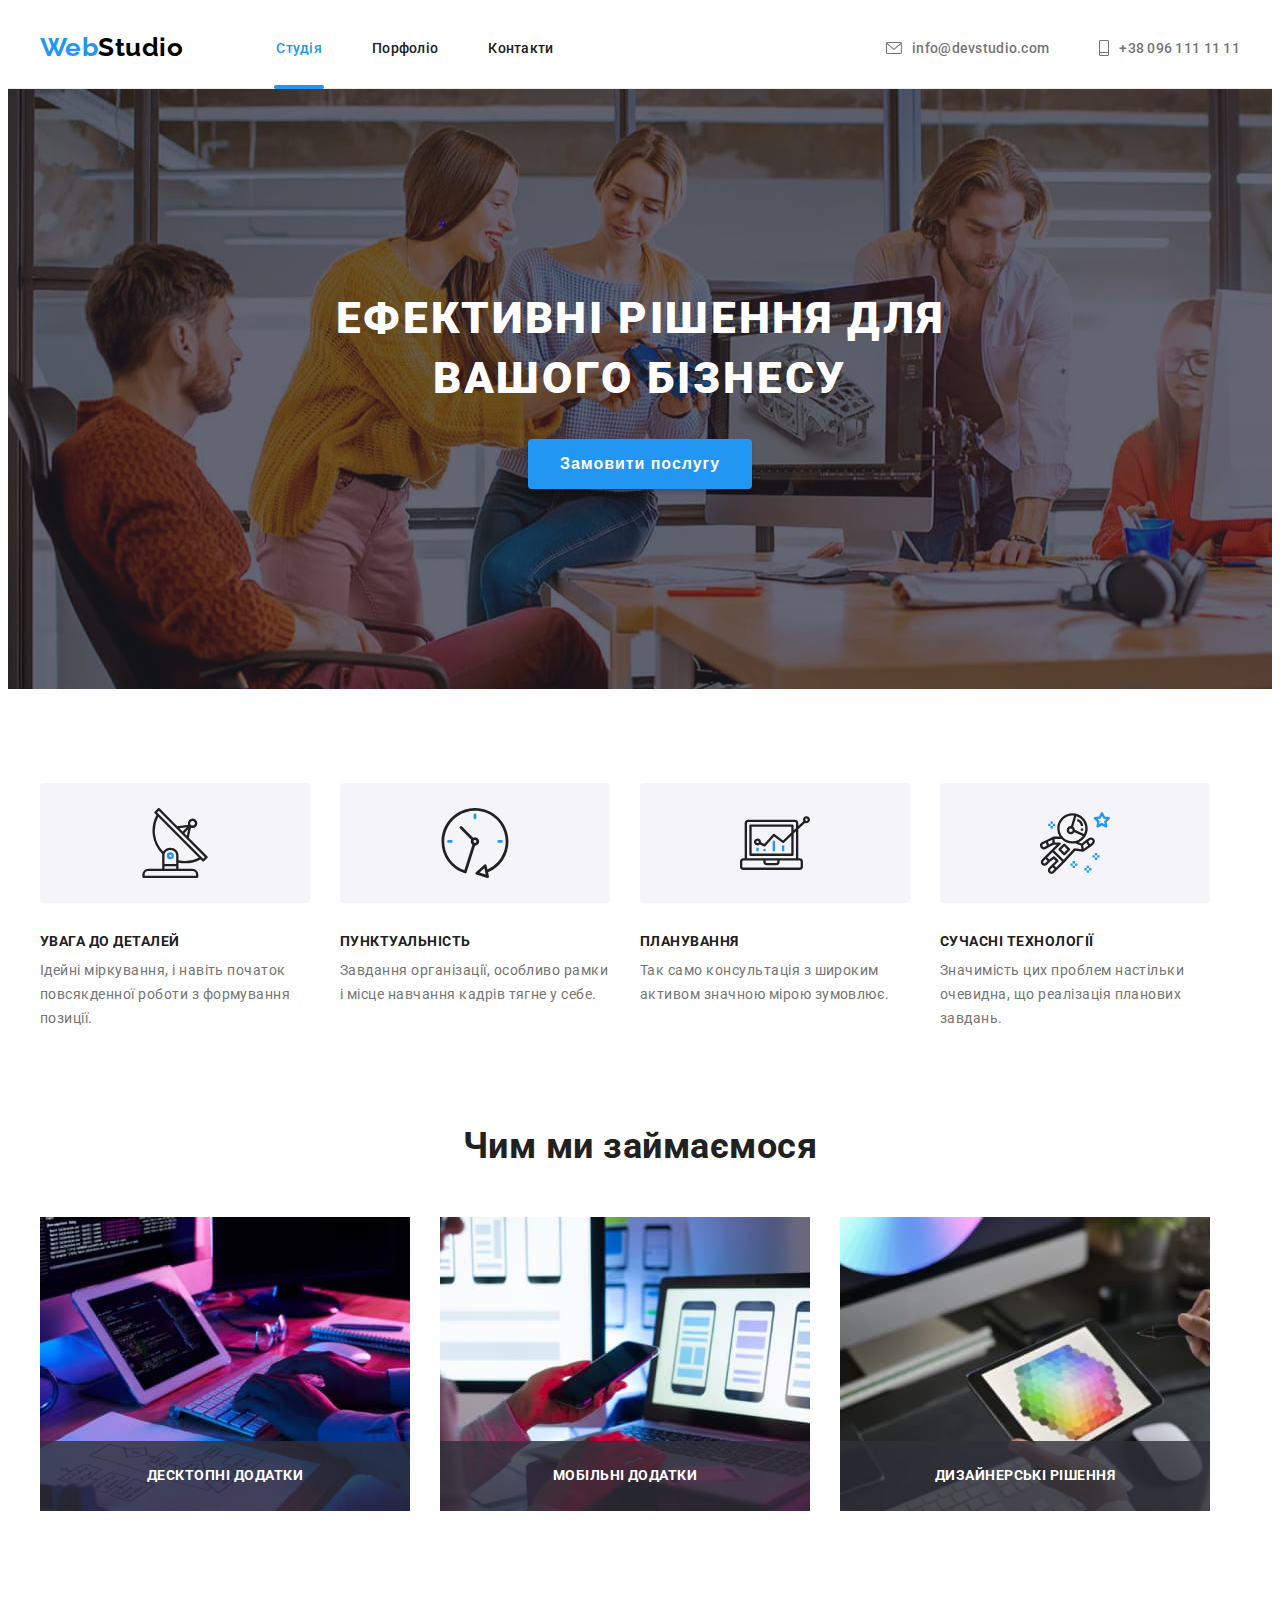
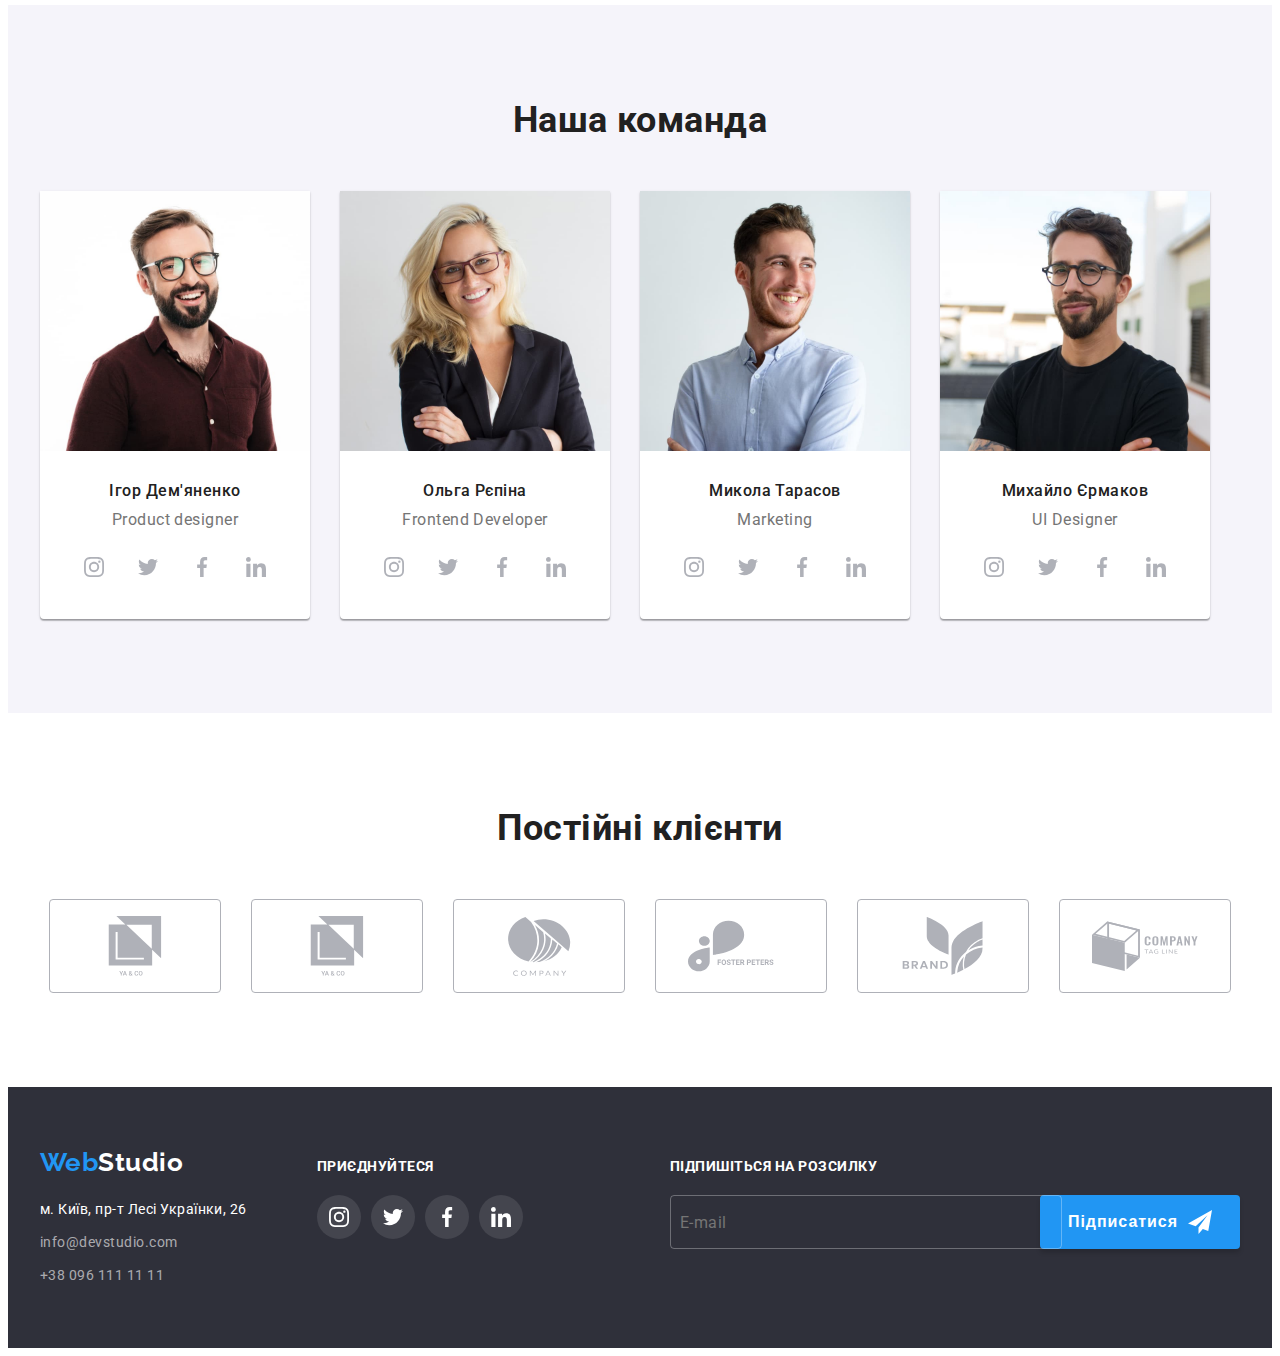
<file: index.html>
<!DOCTYPE html>
<html lang="uk">
	<head>
		<meta charset="UTF-8" />
		<meta http-equiv="X-UA-Compatible" content="IE=edge" />
		<meta name="viewport" content="width=device-width, initial-scale=1.0" />
		<title>Студія</title>
		<link rel="preconnect" href="https://fonts.googleapis.com" />
		<link rel="preconnect" href="https://fonts.gstatic.com" crossorigin />
		<link
			href="https://fonts.googleapis.com/css2?family=Raleway:wght@700&family=Roboto:wght@400;500;700;900&display=swap"
			rel="stylesheet"
		/>
		<link
			rel="stylesheet"
			href="https://cdnjs.cloudflare.com/ajax/libs/modern-normalize/1.1.0/modern-normalize.min.css"
			integrity="sha512-wpPYUAdjBVSE4KJnH1VR1HeZfpl1ub8YT/NKx4PuQ5NmX2tKuGu6U/JRp5y+Y8XG2tV+wKQpNHVUX03MfMFn9Q=="
			crossorigin="anonymous"
			referrerpolicy="no-referrer"
		/>
		<link rel="stylesheet" href="./css/styles.css" />
	</head>

	<body>
		<!--Header-->
		<header class="header">
			<div class="container header-container">
				<nav class="header-nav">
					<a href="#" lang="en" class="logo link">
						Web<span class="header-logo-part">Studio</span>
					</a>
					<ul class="header-list header-nav-list list">
						<li class="header-item"><a href="./index.html" class="header-link link current">Студія</a></li>
						<li class="header-item"><a href="./portfolio.html" class="header-link link">Порфоліо</a></li>
						<li class="header-item"><a href="#" class="header-link link">Контакти</a></li>
					</ul>
				</nav>
				<ul class="header-list header-contacts list">
					<li class="header-item">
						<a href="mailto:info@devstudio.com" class="header-link link" rel="«noopener noreferrer»">
							<svg class="envelope icon" width="16" height="12">
								<use href="./img/symbol-defs.svg#envelope"></use>
							</svg>
							info@devstudio.com
						</a>
					</li>
					<li class="header-item">
						<a href="tel:+380961111111" class="header-link link" rel="«noopener noreferrer»">
							<svg class="smartphone icon" width="10" height="16">
								<use href="./img/symbol-defs.svg#smartphone"></use>
							</svg>
							+38 096 111 11 11
						</a>
					</li>
				</ul>
			</div>
		</header>
		<!--Main-->
		<main>
			<!-- hero -->
			<section class="hero">
				<div class="container hero-container">
					<h1 class="hero-title">Ефективні рішення для вашого бізнесу</h1>
					<button type="button" data-modal-open>Замовити послугу</button>
				</div>
			</section>
			<!--Наші плюси-->
			<section class="advantage section-container">
				<div class="container">
					<h2 class="section-title visually-hidden">Наші плюси</h2>
					<ul class="advantage-list list">
						<li class="advantage-item">
							<div class="advantage-icon">
								<svg class="antenna icon" width="70" height="70">
									<use href="./img/symbol-defs.svg#antenna"></use>
								</svg>
							</div>
							<h3>УВАГА ДО ДЕТАЛЕЙ</h3>
							<p>Ідейні міркування, і навіть початок повсякденної роботи з формування позиції.</p>
						</li>
						<li class="advantage-item">
							<div class="advantage-icon">
								<svg class="clock icon" width="70" height="70">
									<use href="./img/symbol-defs.svg#clock"></use>
								</svg>
							</div>
							<h3>ПУНКТУАЛЬНІСТЬ</h3>
							<p>Завдання організації, особливо рамки і місце навчання кадрів тягне у себе.</p>
						</li>
						<li class="advantage-item">
							<div class="advantage-icon">
								<svg class="diagram icon" width="70" height="70">
									<use href="./img/symbol-defs.svg#diagram"></use>
								</svg>
							</div>
							<h3>ПЛАНУВАННЯ</h3>
							<p>Так само консультація з широким активом значною мірою зумовлює.</p>
						</li>
						<li class="advantage-item">
							<div class="advantage-icon">
								<svg class="astronaut icon" width="70" height="70">
									<use href="./img/symbol-defs.svg#astronaut"></use>
								</svg>
							</div>
							<h3>СУЧАСНІ ТЕХНОЛОГІЇ</h3>
							<p>Значимість цих проблем настільки очевидна, що реалізація планових завдань.</p>
						</li>
					</ul>
				</div>
			</section>
			<!--Чим ми займаємося-->
			<section class="works section-container">
				<div class="container">
					<h2 class="section-title">Чим ми займаємося</h2>
					<ul class="works-list list">
						<li class="item">
							<img src="./img/desktop-apps.jpg" alt="Створення десктопного додатку" width="370" />
							<div class="work-label">
								<p class="text">Десктопні додатки</p>
							</div>
						</li>
						<li class="item">
							<img src="./img/mobile-apps.jpg" alt="Створення мобільного додатку" width="370" />
							<div class="work-label">
								<p class="text">Мобільні додатки</p>
							</div>
						</li>
						<li class="item">
							<img src="./img/design-solutions.jpg" alt="Створення дизайну" width="370" />
							<div class="work-label">
								<p class="text">Дизайнерські рішення</p>
							</div>
						</li>
					</ul>
				</div>
			</section>
			<!--Наша команда-->
			<section class="team section-container">
				<div class="container">
					<h2 class="section-title">Наша команда</h2>
					<ul class="team-list list">
						<li class="item">
							<img src="./img/product-designer.jpg" alt="Ігор Дем'яненко" width="270" />
							<div class="team-label">
								<h3 class="team-title">Ігор Дем'яненко</h3>
								<p class="team-text" lang="en">Product designer</p>
								<ul class="list">
									<li class="item">
										<a class="link" href="#" target="«_blank»" rel="«noopener noreferrer»">
											<svg class="icon socials" width="20" height="20">
												<use href="./img/symbol-defs.svg#instagram"></use>
											</svg>
										</a>
									</li>
									<li class="item">
										<a class="link" href="#" target="«_blank»" rel="«noopener noreferrer»">
											<svg class="icon socials" width="20" height="20">
												<use href="./img/symbol-defs.svg#twitter"></use>
											</svg>
										</a>
									</li>
									<li class="item">
										<a class="link" href="#" target="«_blank»" rel="«noopener noreferrer»">
											<svg class="icon socials" width="20" height="20">
												<use href="./img/symbol-defs.svg#facebook"></use>
											</svg>
										</a>
									</li>
									<li class="item">
										<a class="link" href="#" target="«_blank»" rel="«noopener noreferrer»">
											<svg class="icon socials" width="20" height="20">
												<use href="./img/symbol-defs.svg#linkedin"></use>
											</svg>
										</a>
									</li>
								</ul>
							</div>
						</li>
						<li class="item">
							<img src="./img/frontend-developer.jpg" alt="Ольга Рєпіна" width="270" />
							<div class="team-label">
								<h3 class="team-title">Ольга Рєпіна</h3>
								<p class="team-text" lang="en">Frontend Developer</p>
								<ul class="list">
									<li class="item">
										<a class="link" href="#" target="«_blank»" rel="«noopener noreferrer»">
											<svg class="icon socials" width="20" height="20">
												<use href="./img/symbol-defs.svg#instagram"></use>
											</svg>
										</a>
									</li>
									<li class="item">
										<a class="link" href="#" target="«_blank»" rel="«noopener noreferrer»">
											<svg class="icon socials" width="20" height="20">
												<use href="./img/symbol-defs.svg#twitter"></use>
											</svg>
										</a>
									</li>
									<li class="item">
										<a class="link" href="#" target="«_blank»" rel="«noopener noreferrer»">
											<svg class="icon socials" width="20" height="20">
												<use href="./img/symbol-defs.svg#facebook"></use>
											</svg>
										</a>
									</li>
									<li class="item">
										<a class="link" href="#" target="«_blank»" rel="«noopener noreferrer»">
											<svg class="icon socials" width="20" height="20">
												<use href="./img/symbol-defs.svg#linkedin"></use>
											</svg>
										</a>
									</li>
								</ul>
							</div>
						</li>
						<li class="item">
							<img src="./img/marketing.jpg" alt="Микола Тарасов" width="270" />
							<div class="team-label">
								<h3 class="team-title">Микола Тарасов</h3>
								<p class="team-text" lang="en">Marketing</p>
								<ul class="list">
									<li class="item">
										<a class="link" href="#" target="«_blank»" rel="«noopener noreferrer»">
											<svg class="icon socials" width="20" height="20">
												<use href="./img/symbol-defs.svg#instagram"></use>
											</svg>
										</a>
									</li>
									<li class="item">
										<a class="link" href="#" target="«_blank»" rel="«noopener noreferrer»">
											<svg class="icon socials" width="20" height="20">
												<use href="./img/symbol-defs.svg#twitter"></use>
											</svg>
										</a>
									</li>
									<li class="item">
										<a class="link" href="#" target="«_blank»" rel="«noopener noreferrer»">
											<svg class="icon socials" width="20" height="20">
												<use href="./img/symbol-defs.svg#facebook"></use>
											</svg>
										</a>
									</li>
									<li class="item">
										<a class="link" href="#" target="«_blank»" rel="«noopener noreferrer»">
											<svg class="icon socials" width="20" height="20">
												<use href="./img/symbol-defs.svg#linkedin"></use>
											</svg>
										</a>
									</li>
								</ul>
							</div>
						</li>
						<li class="item">
							<img src="./img/ui-designer.jpg" alt="Михайло Єрмаков" width="270" />
							<div class="team-label">
								<h3 class="team-title">Михайло Єрмаков</h3>
								<p class="team-text" lang="en">UI Designer</p>
								<ul class="list">
									<li class="item">
										<a class="link" href="#" target="«_blank»" rel="«noopener noreferrer»">
											<svg class="icon socials" width="20" height="20">
												<use href="./img/symbol-defs.svg#instagram"></use>
											</svg>
										</a>
									</li>
									<li class="item">
										<a class="link" href="#" target="«_blank»" rel="«noopener noreferrer»">
											<svg class="icon socials" width="20" height="20">
												<use href="./img/symbol-defs.svg#twitter"></use>
											</svg>
										</a>
									</li>
									<li class="item">
										<a class="link" href="#" target="«_blank»" rel="«noopener noreferrer»">
											<svg class="icon socials" width="20" height="20">
												<use href="./img/symbol-defs.svg#facebook"></use>
											</svg>
										</a>
									</li>
									<li class="item">
										<a class="link" href="#" target="«_blank»" rel="«noopener noreferrer»">
											<svg class="icon socials" width="20" height="20">
												<use href="./img/symbol-defs.svg#linkedin"></use>
											</svg>
										</a>
									</li>
								</ul>
							</div>
						</li>
					</ul>
				</div>
			</section>
			<!-- Постійні клієнти -->
			<section class="regular-customers section-container">
				<div class="container">
					<h2 class="section-title">Постійні клієнти</h2>
					<ul class="list">
						<li class="item">
							<a class="link" href="#" target="«_blank»" rel="«noopener noreferrer»">
								<svg class="icon" width="106" height="60">
									<use href="./img/symbol-defs.svg#client1"></use>
								</svg>
							</a>
						</li>
						<li class="item">
							<a class="link" href="#" target="«_blank»" rel="«noopener noreferrer»">
								<svg class="icon" width="106" height="60">
									<use href="./img/symbol-defs.svg#client1"></use>
								</svg>
							</a>
						</li>
						<li class="item">
							<a class="link" href="#" target="«_blank»" rel="«noopener noreferrer»">
								<svg class="icon" width="106" height="60">
									<use href="./img/symbol-defs.svg#client3"></use>
								</svg>
							</a>
						</li>
						<li class="item">
							<a class="link" href="#" target="«_blank»" rel="«noopener noreferrer»">
								<svg class="icon" width="106" height="60">
									<use href="./img/symbol-defs.svg#client4"></use>
								</svg>
							</a>
						</li>
						<li class="item">
							<a class="link" href="#" target="«_blank»" rel="«noopener noreferrer»">
								<svg class="icon" width="106" height="60">
									<use href="./img/symbol-defs.svg#client5"></use>
								</svg>
							</a>
						</li>
						<li class="item">
							<a class="link" href="#" target="«_blank»" rel="«noopener noreferrer»">
								<svg class="icon" width="106" height="60">
									<use href="./img/symbol-defs.svg#client6"></use>
								</svg>
							</a>
						</li>
					</ul>
				</div>
			</section>
		</main>
		<!--footer-->
		<footer class="footer">
			<div class="container footer-container">
				<div>
					<a href="#" lang="en" class="footer-logo logo link">
						Web<span class="footer-logo-part">Studio</span>
					</a>
					<address class="address">
						<p class="address-text address-item">м. Київ, пр-т Лесі Українки, 26</p>
						<a
							href="mailto:info@devstudio.com"
							target="«_blank»"
							rel="«noopener noreferrer»"
							class="address-link link address-item"
						>
							info@devstudio.com
						</a>
						<a
							href="tel:+380961111111"
							target="«_blank»"
							class="address-link link address-item"
							rel="«noopener noreferrer»"
						>
							+38 096 111 11 11
						</a>
					</address>
				</div>
				<section class="subscribe footer-section">
					<h2 class="title">Приєднуйтеся</h2>
					<ul class="list">
						<li class="item">
							<a class="link" href="#" target="«_blank»" rel="«noopener noreferrer»">
								<svg class="icon socials" width="20" height="20">
									<use href="./img/symbol-defs.svg#instagram"></use>
								</svg>
							</a>
						</li>
						<li class="item">
							<a class="link" href="#" target="«_blank»" rel="«noopener noreferrer»">
								<svg class="icon socials" width="20" height="20">
									<use href="./img/symbol-defs.svg#twitter"></use>
								</svg>
							</a>
						</li>
						<li class="item">
							<a class="link" href="#" target="«_blank»" rel="«noopener noreferrer»">
								<svg class="icon socials" width="20" height="20">
									<use href="./img/symbol-defs.svg#facebook"></use>
								</svg>
							</a>
						</li>
						<li class="item">
							<a class="link" href="#" target="«_blank»" rel="«noopener noreferrer»">
								<svg class="icon socials" width="20" height="20">
									<use href="./img/symbol-defs.svg#linkedin"></use>
								</svg>
							</a>
						</li>
					</ul>
				</section>
				<section class="mail-form">
					<form action="mail-wrapper">
						<strong class="title">Підпишіться на розсилку</strong>
						<div class="mail-container">
							<label class="mail-form-label">
								<input class="mail-field" type="email" name="e-mail" placeholder=" " required />
								<span class="mail-label">E-mail</span>
							</label>
							<button class="subscribe-button" type="submit">
								Підписатися
								<svg class="subscribe-icon" width="24" height="24">
									<use href="./img/symbol-defs.svg#send"></use>
								</svg>
							</button>
						</div>
					</form>
				</section>
			</div>
		</footer>
		<!-- Modal window -->
		<div class="backdrop is-hidden" data-modal>
			<div class="modal" data-modal-window>
				<button class="modal-btn" data-modal-close>
					<svg class="modal-icon" width="18" height="18">
						<use href="./img/symbol-defs.svg#close"></use>
					</svg>
				</button>
				<strong class="modal-label">Залиште свої дані, ми вам передзвонимо</strong>

				<form class="modal-form" name="modal_form">
					<div class="modal-form-group" role="group">
						<label class="modal-form-label" for="user_name">Ім'я</label>
						<div class="modal-form-wrapper">
							<input class="modal-form-field" type="text" name="user_name" id="user_name" placeholder=" " />
							<svg class="modal-form-icon" width="18" height="18">
								<use href="./img/symbol-defs.svg#person-m"></use>
							</svg>
						</div>
						<label class="modal-form-label" for="user_phone">Телефон</label>
						<div class="modal-form-wrapper">
							<input class="modal-form-field" type="tel" name="user_phone" id="user_phone" />
							<svg class="modal-form-icon" width="18" height="18">
								<use href="./img/symbol-defs.svg#phone-m"></use>
							</svg>
						</div>
						<label class="modal-form-label" for="user_mail">Пошта</label>
						<div class="modal-form-wrapper">
							<input class="modal-form-field" type="text" name="user_mail" id="user_mail" />
							<svg class="modal-form-icon" width="18" height="18">
								<use href="./img/symbol-defs.svg#email-m"></use>
							</svg>
						</div>
						<label class="modal-form-label" for="user_message">Коментар</label>
						<textarea
							class="modal-form-message"
							name="user_message"
							id="user_message"
							rows="6"
							placeholder="Введіть текст"
						></textarea>
					</div>
					<div class="modal-form-agreement" role="group">
						<div class="modal-checkbox-icon-wrapper">
							<input class="modal-form-checkbox" type="checkbox" id="user_agreement" />
							<svg class="modal-form-agreement-icon" width="16" height="15">
								<use class="uncheck" href="./img/symbol-defs.svg#uncheck"></use>
								<use class="check" href="./img/symbol-defs.svg#check"></use>
							</svg>
						</div>
						<label class="modal-form-agreement-desc" for="user_agreement">
							Погоджуюся з розсилкою та приймаю
							<a class="modal-form-agreement-link" href="#">Умови договору</a>
						</label>
					</div>
					<button class="modal-form-btn btn" type="submit">Відправити</button>
				</form>
			</div>
		</div>
		<!-- js -->
		<script class="modal" src="./js/modal.js"></script>
	</body>
</html>
</file>
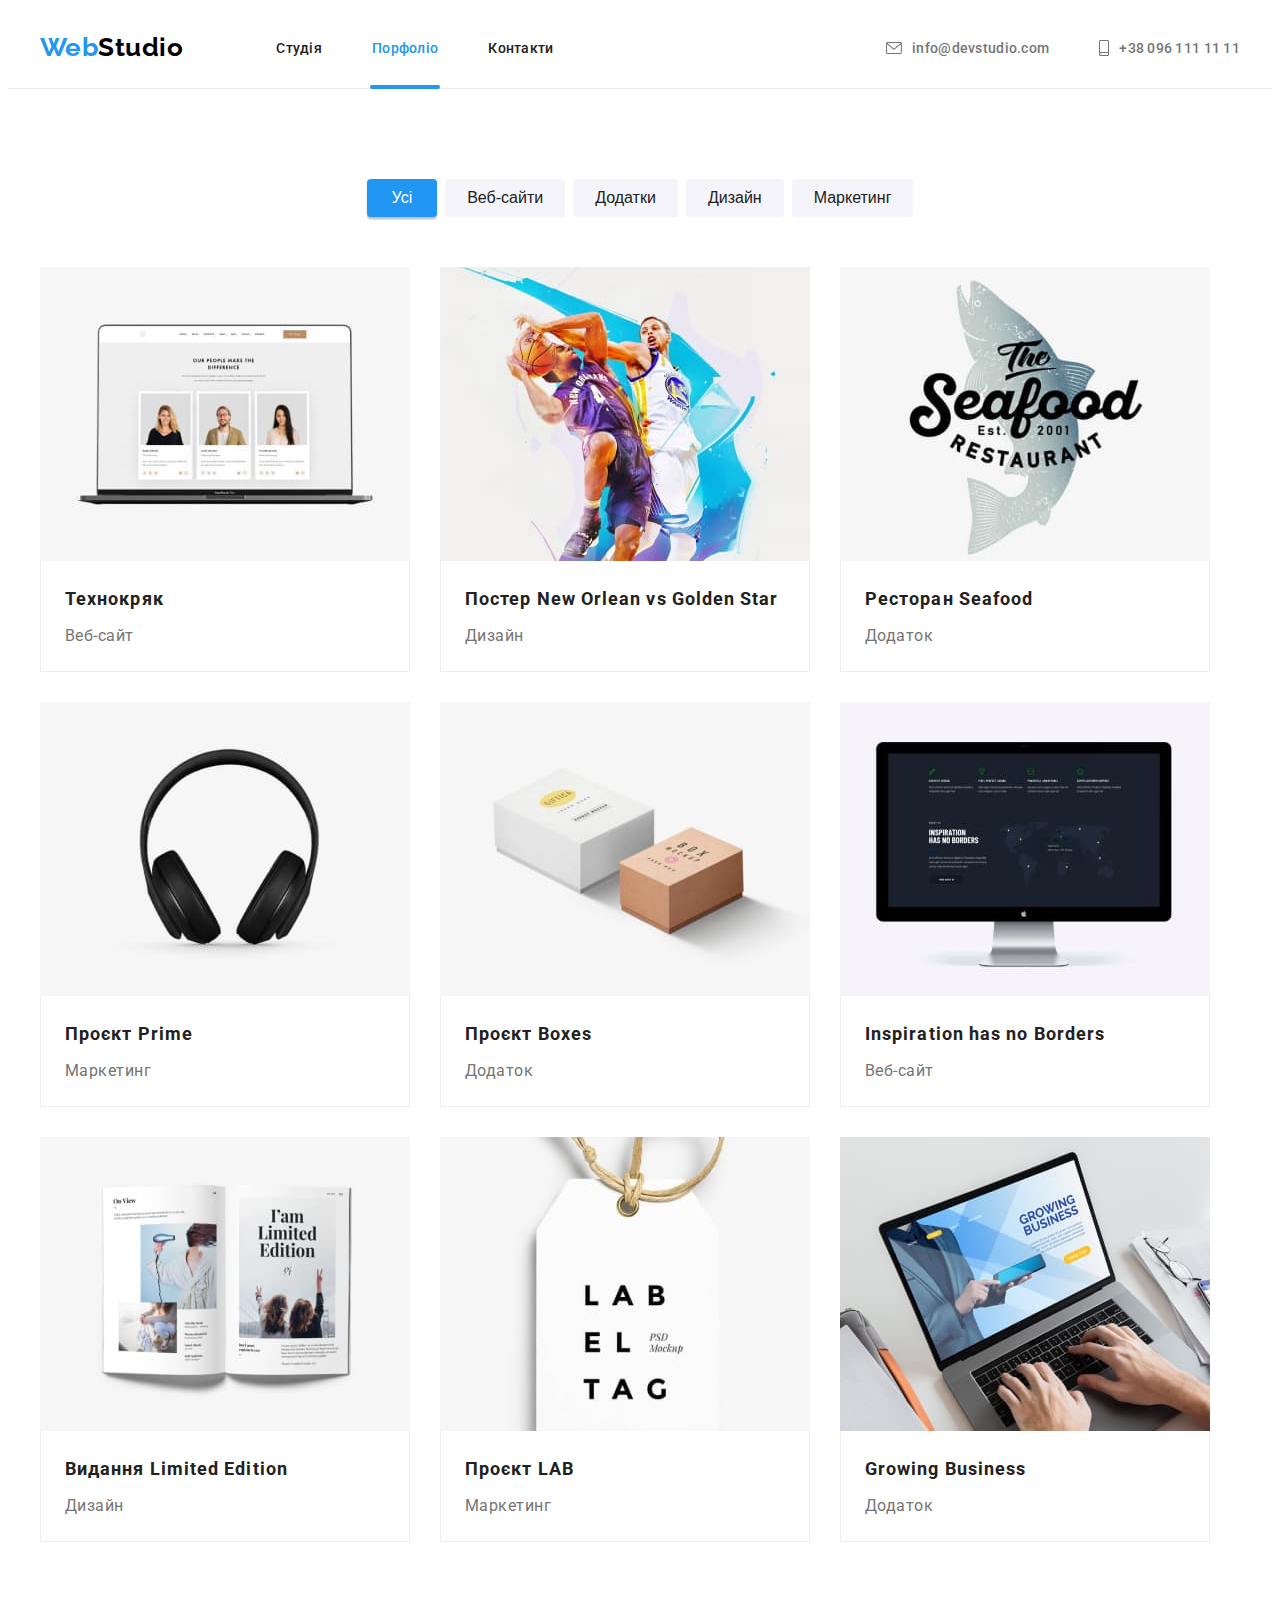
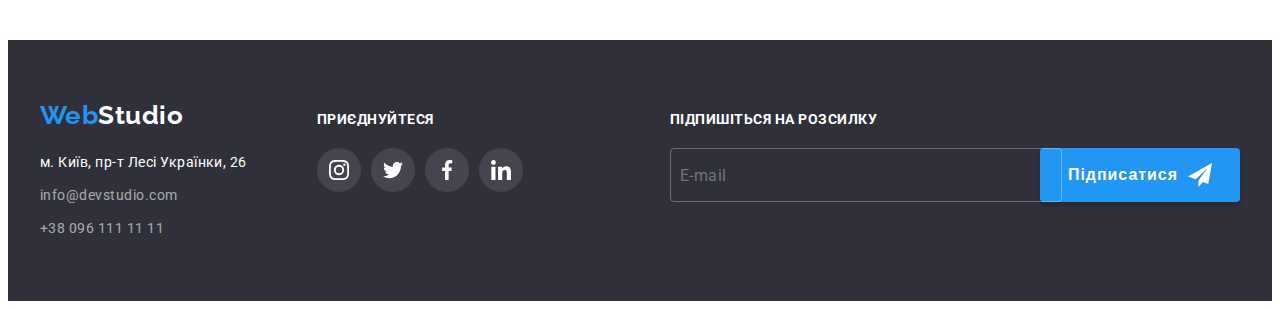
<file: portfolio.html>
<!DOCTYPE html>
<html lang="uk">
	<head>
		<meta charset="UTF-8" />
		<meta http-equiv="X-UA-Compatible" content="IE=edge" />
		<meta name="viewport" content="width=device-width, initial-scale=1.0" />
		<title>Портфоліо</title>
		<link rel="preconnect" href="https://fonts.googleapis.com" />
		<link rel="preconnect" href="https://fonts.gstatic.com" crossorigin />
		<link
			href="https://fonts.googleapis.com/css2?family=Raleway:wght@700&family=Roboto:wght@400;500;700;900&display=swap"
			rel="stylesheet"
		/>
		<link
			rel="stylesheet"
			href="https://cdnjs.cloudflare.com/ajax/libs/modern-normalize/1.1.0/modern-normalize.min.css"
			integrity="sha512-wpPYUAdjBVSE4KJnH1VR1HeZfpl1ub8YT/NKx4PuQ5NmX2tKuGu6U/JRp5y+Y8XG2tV+wKQpNHVUX03MfMFn9Q=="
			crossorigin="anonymous"
			referrerpolicy="no-referrer"
		/>
		<link rel="stylesheet" href="./css/styles.css" />
	</head>
	<body>
		<!--Header-->
		<header class="header">
			<div class="container header-container">
				<nav class="header-nav">
					<a href="#" lang="en" class="logo link">
						Web<span class="header-logo-part">Studio</span>
					</a>
					<ul class="header-list header-nav-list list">
						<li class="header-item"><a href="./index.html" class="header-link link">Студія</a></li>
						<li class="header-item"><a href="./portfolio.html" class="header-link link current">Порфоліо</a></li>
						<li class="header-item"><a href="#" class="header-link link">Контакти</a></li>
					</ul>
				</nav>
				<ul class="header-list header-contacts list">
					<li class="header-item">
						<a href="mailto:info@devstudio.com" class="header-link link" rel="«noopener noreferrer»">
							<svg class="envelope icon" width="16" height="12">
								<use href="./img/symbol-defs.svg#envelope"></use>
							</svg>
							info@devstudio.com
						</a>
					</li>
					<li class="header-item">
						<a href="tel:+380961111111" class="header-link link" rel="«noopener noreferrer»">
							<svg class="smartphone icon" width="10" height="16">
								<use href="./img/symbol-defs.svg#smartphone"></use>
							</svg>
							+38 096 111 11 11
						</a>
					</li>
				</ul>
			</div>
		</header>
		<!--Main-->
		<main>
			<section class="portfolio">
				<div class="container portfolio-container">
					<h1 class="portfolio-title visually-hidden">Приклади робіт</h1>
					<ul class="filters list">
						<li class="filters-item"><button type="button" class="filters-button filter-oll">Усі</button></li>
						<li class="filters-item"><button type="button" class="filters-button">Веб-сайти</button></li>
						<li class="filters-item"><button type="button" class="filters-button">Додатки</button></li>
						<li class="filters-item"><button type="button" class="filters-button">Дизайн</button></li>
						<li class="filters-item"><button type="button" class="filters-button">Маркетинг</button></li>
					</ul>
					<ul class="project list">
						<li class="project-list">
							<a href="#" class="link">
								<div class="project-description">
									<img src="./img/technocrack.jpg" alt="" class="project-list-img" />
									<div class="thumb">
										<p class="text">
											Ресурс пропонує комплексні пропозиції з різним рівнем функціоналу та сервісів. Все це дозволить
											відвідувачу отримати вичерпні відомості про компанію чи приватну особу.
										</p>
									</div>
								</div>
								<div class="project-label">
									<h2 class="project-list-title">Технокряк</h2>
									<p class="project-list-text">Веб-сайт</p>
								</div>
							</a>
						</li>
						<li class="project-list">
							<a href="#" class="link">
								<div class="project-description">
									<img src="./img/poster-n-o.jpg" alt="" class="project-list-img" />
									<div class="thumb">
										<p class="text">
											Ресурс пропонує комплексні пропозиції з різним рівнем функціоналу та сервісів. Все це дозволить
											відвідувачу отримати вичерпні відомості про компанію чи приватну особу.
										</p>
									</div>
								</div>
								<div class="project-label">
									<h2 class="project-list-title">
										Постер
										<span lang="en">New Orlean vs Golden Star</span>
									</h2>
									<p class="project-list-text">Дизайн</p>
								</div>
							</a>
						</li>
						<li class="project-list">
							<a href="#" class="link">
								<div class="project-description">
									<img src="./img/restaurant-seafood.jpg" alt="" class="project-list-img" />
									<div class="thumb">
										<p class="text">
											Ресурс пропонує комплексні пропозиції з різним рівнем функціоналу та сервісів. Все це дозволить
											відвідувачу отримати вичерпні відомості про компанію чи приватну особу.
										</p>
									</div>
								</div>
								<div class="project-label">
									<h2 class="project-list-title">
										Ресторан
										<span lang="en">Seafood</span>
									</h2>
									<p class="project-list-text">Додаток</p>
								</div>
							</a>
						</li>
						<li class="project-list">
							<a href="#" class="link">
								<div class="project-description">
									<img src="./img/Project-prime.jpg" alt="" class="project-list-img" />
									<div class="thumb">
										<p class="text">
											Ресурс пропонує комплексні пропозиції з різним рівнем функціоналу та сервісів. Все це дозволить
											відвідувачу отримати вичерпні відомості про компанію чи приватну особу.
										</p>
									</div>
								</div>
								<div class="project-label">
									<h2 class="project-list-title">
										Проєкт
										<span lang="en">Prime</span>
									</h2>
									<p class="project-list-text">Маркетинг</p>
								</div>
							</a>
						</li>
						<li class="project-list">
							<a href="" class="link">
								<div class="project-description">
									<img src="./img/project-boxes.jpg" alt="" class="project-list-img" />
									<div class="thumb">
										<p class="text">
											Ресурс пропонує комплексні пропозиції з різним рівнем функціоналу та сервісів. Все це дозволить
											відвідувачу отримати вичерпні відомості про компанію чи приватну особу.
										</p>
									</div>
								</div>
								<div class="project-label">
									<h2 class="project-list-title">
										Проєкт
										<span lang="en">Boxes</span>
									</h2>
									<p class="project-list-text">Додаток</p>
								</div>
							</a>
						</li>
						<li class="project-list">
							<a href="#" class="link">
								<div class="project-description">
									<img src="./img/inspiration-has-no-borders.jpg" alt="" class="project-list-img" />
									<div class="thumb">
										<p class="text">
											Ресурс пропонує комплексні пропозиції з різним рівнем функціоналу та сервісів. Все це дозволить
											відвідувачу отримати вичерпні відомості про компанію чи приватну особу.
										</p>
									</div>
								</div>
								<div class="project-label">
									<h2 class="project-list-title" lang="en">Inspiration has no Borders</h2>
									<p class="project-list-text">Веб-сайт</p>
								</div>
							</a>
						</li>
						<li class="project-list">
							<a href="#" class="link">
								<div class="project-description">
									<img src="./img/limited-edition.jpg" alt="" class="project-list-img" />
									<div class="thumb">
										<p class="text">
											Ресурс пропонує комплексні пропозиції з різним рівнем функціоналу та сервісів. Все це дозволить
											відвідувачу отримати вичерпні відомості про компанію чи приватну особу.
										</p>
									</div>
								</div>
								<div class="project-label">
									<h2 class="project-list-title">
										Видання
										<span lang="en">Limited Edition</span>
									</h2>
									<p class="project-list-text">Дизайн</p>
								</div>
							</a>
						</li>
						<li class="project-list">
							<a href="#" class="link">
								<div class="project-description">
									<img src="./img/project-lab.jpg" alt="" class="project-list-img" />
									<div class="thumb">
										<p class="text">
											Ресурс пропонує комплексні пропозиції з різним рівнем функціоналу та сервісів. Все це дозволить
											відвідувачу отримати вичерпні відомості про компанію чи приватну особу.
										</p>
									</div>
								</div>
								<div class="project-label">
									<h2 class="project-list-title">
										Проєкт
										<span lang="en">LAB</span>
									</h2>
									<p class="project-list-text">Маркетинг</p>
								</div>
							</a>
						</li>
						<li class="project-list">
							<a href="#" class="link">
								<div class="project-description">
									<img src="./img/growing-business.jpg" alt="" class="project-list-img" />
									<div class="thumb">
										<p class="text">
											Ресурс пропонує комплексні пропозиції з різним рівнем функціоналу та сервісів. Все це дозволить
											відвідувачу отримати вичерпні відомості про компанію чи приватну особу.
										</p>
									</div>
								</div>
								<div class="project-label">
									<h2 class="project-list-title" lang="en">Growing Business</h2>
									<p class="project-list-text">Додаток</p>
								</div>
							</a>
						</li>
					</ul>
				</div>
			</section>
		</main>
		<!--footer-->
		<footer class="footer">
			<div class="container footer-container">
				<div>
					<a href="#" lang="en" class="footer-logo logo link">
						Web<span class="footer-logo-part">Studio</span>
					</a>
					<address class="address">
						<p class="address-text address-item">м. Київ, пр-т Лесі Українки, 26</p>
						<a
							href="mailto:info@devstudio.com"
							target="«_blank»"
							rel="«noopener noreferrer»"
							class="address-link link address-item"
						>
							info@devstudio.com
						</a>
						<a
							href="tel:+380961111111"
							target="«_blank»"
							class="address-link link address-item"
							rel="«noopener noreferrer»"
						>
							+38 096 111 11 11
						</a>
					</address>
				</div>
				<section class="subscribe footer-section">
					<h2 class="title">Приєднуйтеся</h2>
					<ul class="list">
						<li class="item">
							<a class="link" href="#" target="«_blank»" rel="«noopener noreferrer»">
								<svg class="icon socials" width="20" height="20">
									<use href="./img/symbol-defs.svg#instagram"></use>
								</svg>
							</a>
						</li>
						<li class="item">
							<a class="link" href="#" target="«_blank»" rel="«noopener noreferrer»">
								<svg class="icon socials" width="20" height="20">
									<use href="./img/symbol-defs.svg#twitter"></use>
								</svg>
							</a>
						</li>
						<li class="item">
							<a class="link" href="#" target="«_blank»" rel="«noopener noreferrer»">
								<svg class="icon socials" width="20" height="20">
									<use href="./img/symbol-defs.svg#facebook"></use>
								</svg>
							</a>
						</li>
						<li class="item">
							<a class="link" href="#" target="«_blank»" rel="«noopener noreferrer»">
								<svg class="icon socials" width="20" height="20">
									<use href="./img/symbol-defs.svg#linkedin"></use>
								</svg>
							</a>
						</li>
					</ul>
				</section>
				<section class="mail-form">
					<form action="mail-wrapper">
						<strong class="title">Підпишіться на розсилку</strong>
						<div class="mail-container">
							<label class="mail-form-label">
								<input class="mail-field" type="email" name="e-mail" placeholder=" " required />
								<span class="mail-label">E-mail</span>
							</label>
							<button class="subscribe-button" type="submit">
								Підписатися
								<svg class="subscribe-icon" width="24" height="24">
									<use href="./img/symbol-defs.svg#send"></use>
								</svg>
							</button>
						</div>
					</form>
				</section>
			</div>
		</footer>
	</body>
</html>
</file>
<file: css/styles.css>
:root{
    --primary-text-color:#757575;
    --title-text-color:#212121;
    --accent-text-color:#2196F3;
    --primary-bg-color: #F5F4FA;
    --primary-white-color:#ffffff;
    --primary-icon-color: #AFB1B8;
    --primary-anim: 250ms cubic-bezier(0.4, 0, 0.2, 1);
}
/* reset */
h1,
h2,
h3,
h4,
h5,
h6,
p{
    margin: 0px;
    padding: 0px;
}
.list{
    list-style: none;
    margin: 0px;
    padding: 0px;
}
.link{
    text-decoration: none;
}
img {
  display: block;
  max-width: 100%;
  height: auto;
}
/* general */
body{
    font-family: 'Roboto', sans-serif;
    font-weight: 400;
    letter-spacing: 0.03em;
    background-color: #ffffff;
    color: var(--primary-text-color);
}
.container{
    width: 1200px;
    padding-right: 15px;
    padding-left: 15px;
    margin: 0 auto;
}
.section-container{
    padding-top: 94px;
    padding-bottom: 94px;
}
.icon{
    fill: var(--primary-icon-color);
}
.visually-hidden {
  position: absolute;
  white-space: nowrap;
  width: 1px;
  height: 1px;
  overflow: hidden;
  border: 0;
  padding: 0;
  clip: rect(0 0 0 0);
  clip-path: inset(50%);
  margin: -1px;
}
/* header */
.header{
    border-bottom: 1px solid #ECECEC;
}
.logo{
    font-family: 'Raleway';
    font-weight: 700;
    font-size: 26px;
    line-height: 1.2;
    color: var(--accent-text-color);
}
.header-logo-part{
    color: #000000;
}
.header-nav-list .link,
.header-contacts .link{
    font-weight: 500;
    font-size: 14px;
    line-height: 1.143;
    letter-spacing: 0.02em;
    color: var(--title-text-color); 
    transition: color var(--primary-anim);
}
.header-nav-list .link:focus,
.header-nav-list .link:hover,
.header-contacts .link:focus,
.header-contacts .link:hover{
    color: var(--accent-text-color);
}
.header-contacts .link{
    color: var(--primary-text-color);
}
.header-nav-list .link.current{
    color: var(--accent-text-color);
}
.header-link{
    padding: 32px 0px;
    display: flex;
    justify-content: center;
    align-items: center;
    gap: 10px;
}
.header-nav{
    display: flex;
    align-items: center;
    gap: 93px;
}
.header-container{
    display: flex;
    justify-content: space-between;
    align-items: center;
}
.header-list{
    display: flex;
    align-items: center;
    gap: 50px;
}
.header-item .icon{
    fill: var(--primary-text-color);
}
.header-contacts .icon{
    transition: fill var(--primary-anim);
}
.header-contacts .link:focus .icon,
.header-contacts .link:hover .icon{
    fill: var(--accent-text-color);
}
.header-item{
    position: relative;
}
.header-nav .current::after{
    content: ''; 
    position: absolute; 
    bottom: -1px;
    width: calc(100% + 4px);
    height: 4px;  
    background-color: var(--accent-text-color);
    border-radius: 2px;
}
/* main */
.hero{
    background-color: #2F303A;
    text-align: center;
    padding-top: 200px;
    padding-bottom: 200px;
    max-width: 1600px;
    margin: 0 auto;
    background-image:linear-gradient( rgba(47, 48, 58, 0.4), rgba(47, 48, 58, 0.4)),  url(../img/hero-img.jpg);
}
.hero-title{
    font-weight: 900;
    font-size: 44px;
    line-height: 1.36;
    text-align: center;
    letter-spacing: 0.06em;
    color:var(--primary-white-color);
    text-transform: uppercase;
    margin: 0 auto 30px auto;
    max-width: 696px;
}
.hero button{
    font-weight: 700;
    font-size: 16px;
    line-height: 1.88;
    border: 0;
    align-items: center;
    text-align: center;
    letter-spacing: 0.06em;
    background-color: var(--accent-text-color);
    color: var(--primary-white-color);
    cursor: pointer;
    padding: 10px 32px;
    box-shadow: 0px 4px 4px rgba(0, 0, 0, 0.15);
    border-radius: 4px;
    transition: background-color var(--primary-anim);
}
.hero button:focus,
.hero button:hover{
    background-color: #188CE8 ;
}
.section-title{
    font-size: 36px;
    line-height: 1.17;
    text-align: center;
    color: var(--title-text-color);
    margin-bottom: 50px;
}



/* Наші плюси */
.visually-hidden {
    position: absolute;
    white-space: nowrap;
    width: 1px;
    height: 1px;
    overflow: hidden;
    border: 0;
    padding: 0;
    clip: rect(0 0 0 0);
    clip-path: inset(50%);
    margin: -1px;
}
.advantage h3{
    font-size: 14px;
    line-height: 1.143;
    color: var(--title-text-color);
    margin-bottom: 10px;
}
.advantage p{
    font-size: 14px;
    line-height: 1.71;
}
.advantage-list{
    display: flex;
    flex-wrap: wrap;
    gap: 30px;
}
.advantage-item{
    flex-basis: 270px;
}
.advantage-icon{
    width: 270px;
    height: 120px;
    background: #F5F4FA;
    border-radius: 4px;
    display: flex;
    justify-content: center;
    align-items: center;
    margin-bottom: 30px;
}
/* Чим ми займаємося */
.works{
    padding-top: 0px;
}
.works-list img{
    display: block;
}
.works-list{
    display: flex;
    flex-wrap: wrap;
    gap: 30px;
}
.works .item{
    position: relative;
}
.work-label{
    position: absolute;
    bottom: 0;
    width: 100%;
    background: rgba(47, 48, 58, 0.8);

}
.work-label .text{
    padding-top: 27px;
    padding-bottom: 27px;
    font-weight: 700;
    font-size: 14px;
    line-height: 1.14;
    text-align: center;
    text-transform: uppercase;
    color: #FFFFFF;
}
/* Наша команда */
.team{
    background-color: var(--primary-bg-color);
}
.team li{
    background-color: var(--primary-white-color);
}
.team-title{
    font-weight: 500;
    font-size: 16px;
    line-height: 1.19;
    text-align: center;
    color: var(--title-text-color);
    margin-bottom: 10px;
}
.team-text{
    font-size: 16px;
    line-height: 1.19;
    text-align: center;
    margin-bottom: 16px;
}
.team-list{
    display: flex;
    flex-wrap: wrap;
    gap: 30px; 
}
.team-label:nth-child(2) {
    padding-top: 30px;
    padding-bottom: 30px;
}
.team-list>.item{
    box-shadow: 0px 1px 3px rgba(0, 0, 0, 0.12), 0px 1px 1px rgba(0, 0, 0, 0.14), 0px 2px 1px rgba(0, 0, 0, 0.2);
    border-radius: 0px 0px 4px 4px;
}
.team-label .list,
.team-label .link,
.subscribe .list,
.subscribe .link{
    display: flex;
    justify-content: center;
    align-items: center;
    gap: 10px;
}
.team-label .link,
.subscribe .link{
    width: 44px;
    height: 44px;
    gap: 0;
    border-radius: 50%;
}
.team-label .socials{
    transition: fill var(--primary-anim);
}
.team-label .link{
    transition: background-color var(--primary-anim);
}
.team-label .link:hover,
.team-label .link:focus{
    background-color: var(--accent-text-color);
    border-radius: 50%;
}
.team-label .link:hover .socials,
.team-label .link:focus .socials{
    fill: var(--primary-white-color);
}
/* regular-customers */
.regular-customers .list{
    display: flex;
    justify-content: center;
    gap: 30px;
}
.regular-customers .icon{
    transition: fill var(--primary-anim);
}
.regular-customers .link{
    width: 170px;
    height: 92px;
    display: flex;
    justify-content: center;
    align-items: center;
    border: 1px solid #AFB1B8;
    border-radius: 4px;
    transition: border-color var(--primary-anim);
}
.regular-customers .link:hover,
.regular-customers .link:focus{
    border-color: var(--accent-text-color);
}
.regular-customers .link:hover .icon,
.regular-customers .link:focus .icon{
    fill: var(--accent-text-color);
}
/* footer */
footer{
    background-color: #2F303A;  
}
.footer-logo-part{
    color: var(--primary-white-color);
}
.address-text{
    font-size: 14px;
    line-height: 1.71;
    color: var(--primary-white-color) ;
    font-style: normal;
}
.address-link{
    font-size: 14px;
    line-height: 1.71;
    color: rgba(255, 255, 255, 0.6);
    display: block;
    font-style: normal;
}
.footer{
    padding-top: 60px ;
    padding-bottom: 60px;
}
.address{
    margin-top: 20px;
}
.address-item:not(:last-child){
    margin-bottom: 9px;
}
.footer-container{
    display: flex;
    gap: 70px;
}
.subscribe{
    padding-top: 12px;
}
.subscribe  .title{
    font-size: 14px;
    line-height: 1.14;
    text-transform: uppercase;
    color: var(--primary-white-color);
    margin-bottom: 20px;
}
.subscribe .list{
    display: flex;
    justify-content: center;
    align-items: center;
    gap: 10px;
}
.subscribe .link{
    background: rgba(255, 255, 255, 0.1);
    border-radius: 50%;
    transition: background-color var(--primary-anim);
}
.subscribe .socials{
    fill: var(--primary-white-color);
}
.subscribe .link:hover,
.subscribe .link:focus{
    background-color: var(--accent-text-color);
}
.mail-form{
    padding-top: 12px;
    margin-left: auto;
}
.mail-wrapper{
    width: 570px;
}
.mail-form .title{
    font-weight: 700;
    font-size: 14px;
    line-height: 1.14;
    text-transform: uppercase;
    color: var(--primary-white-color);
    display: block;
    margin-bottom: 20px;
}
.mail-form-label{
    position: relative;
    display: inline-block;
    width: 358px;
}
.mail-field{
    display: block;
    width: 100%;
    height: 50px;
    outline: unset;
    background-color: transparent;
    border: none;
    border: 1px solid rgba(255, 255, 255, 0.3);
    border-radius: 4px;
    padding-left: 16px;
    padding-right: 16px;
    color: var(--primary-white-color);
}
.mail-label{
    position: absolute;
    top: 50%;
    left: 10px;
    transform: translateY(-50%);
    opacity: 1;
    transition: opacity var(--primary-anim);
}
.mail-form-label:focus-within .mail-label,
.mail-field:not(:placeholder-shown) + .mail-label{
    opacity: 0;
}
.subscribe-button{
    border: 0;
    font-weight: 700;
    font-size: 16px;
    line-height: 1.88;
    display: flex;
    align-items: center;
    justify-content: center;
    gap: 10px;
    width: 200px;
    margin-left: 12px;
    padding: 10px 0;
    letter-spacing: 0.06em;
    background-color: var(--accent-text-color);
    color: var(--primary-white-color);
    cursor: pointer;
    box-shadow: 0px 4px 4px rgba(0, 0, 0, 0.15);
    border-radius: 4px;
    transition: background-color var(--primary-anim);
}
.subscribe-button:focus,
.subscribe-button:hover{
    background-color: #188CE8 ;
}
.mail-container{
    display: flex;
}




/* portfolio styles */
.portfolio{
    padding-top: 90px;
    padding-bottom: 98px;
}
/* filters */
.portfolio-title{
    color: var(--title-text-color);
}
.filters{
    display: flex;
    justify-content: center;
}
.filters-item:not(:last-child){
    margin-right: 8px ;
}
.filters{
    margin-bottom: 50px;
}
/* button */
.filters-button{
    font-weight: 500;
    font-size: 16px;
    line-height: 1.62;
    text-align: center;
    color: var(--title-text-color);
    background-color: var(--primary-bg-color);
    border: 0;
    border-radius: 4px;
    cursor: pointer;
    padding: 6px 22px;
    transition: color var(--primary-anim), 
    background-color var(--primary-anim),
    box-shadow var(--primary-anim);
}
.filter-oll{
    padding: 6px 25px;
    color: var(--primary-white-color);
    background-color: var(--accent-text-color);
    box-shadow: 0px 3px 1px rgba(0, 0, 0, 0.1), 0px 1px 2px rgba(0, 0, 0, 0.08), 0px 2px 2px rgba(0, 0, 0, 0.12);
}
/* button active */
.filters-button:hover,
.filters-button:focus{
    color: var(--primary-white-color);
    background-color: var(--accent-text-color) ;
    box-shadow: 0px 3px 1px rgba(0, 0, 0, 0.1), 0px 1px 2px rgba(0, 0, 0, 0.08), 0px 2px 2px rgba(0, 0, 0, 0.12);
}
/* project */
.project-list .link:hover,
.project-list .link:focus{
    display: block;
    box-shadow: 0px 1px 1px rgba(0, 0, 0, 0.12), 0px 4px 4px rgba(0, 0, 0, 0.06), 1px 4px 6px rgba(0, 0, 0, 0.16);
}
.project-list-title{
    font-size: 18px;
    line-height: 2;
    letter-spacing: 0.06em;
    color: var(--title-text-color);
    margin-bottom: 4px;
}
.project-list-text{
    font-size: 16px;
    line-height: 1.88;
    color: var(--primary-text-color);
}
.project{
    display: flex;
    flex-wrap: wrap;
    gap: 30px;
}
.project-label{
    padding: 20px 24px;
    border-right: 1px solid #EEEEEE;
    border-bottom: 1px solid #EEEEEE;
    border-left: 1px solid #EEEEEE;
}
.project-description{
    position: relative;
    overflow: hidden;
}
.project-list .link{
    transition: box-shadow var(--primary-anim);
}
.thumb{
    position: absolute;
    top: 0;
    left: 0;
    height: 100%;
    transform: translateY(101%);
    padding-left: 26px;
    padding-right: 26px;
    display: flex;
    align-items: center;
    background: rgba(33, 150, 243, 0.9);
    transition: transform var(--primary-anim);;
}
.project-description .text{
    font-size: 18px;
    line-height: 1.56;
    color: var(--primary-white-color);
}
.project-list .link:hover .thumb,
.project-list .link:focus .thumb{
    transform: translateX(0);
}
/* Modal window */
.backdrop{
    position: fixed;
    top: 0;
    left: 0;
    z-index: 100;
    width: 100%;
    height: 100%;
    background: rgba(0, 0, 0, 0.2);
    display: flex;
    justify-content: center;
    align-items: center;
    transition: opacity 0.65s linear;
    animation: fadeIn 0.65s linear;
}
.modal{
    position: absolute;
    width: 528px;
    min-height: 581px;
    background: #FFFFFF;
    box-shadow: 0px 1px 3px rgba(0, 0, 0, 0.12), 0px 1px 1px rgba(0, 0, 0, 0.14), 0px 2px 1px rgba(0, 0, 0, 0.2);
    border-radius: 4px;
    padding: 40px 39px 40px 41px;
}
.modal-btn{
    position: absolute;
    top: 8px;
    right: 8px;
    display: inline-flex;
    padding: 6px;
    border-radius: 50%;
    border: 1px solid rgba(0, 0, 0, 0.1);
    cursor: pointer;
    background-color: transparent;
    transition: fill var(--primary-anim) ;
}
.modal-btn:focus .modal-icon,
.modal-btn:hover .modal-icon{
    fill: #2196F3;
}
.modal.modal-animation{
     animation: rotate-scale-up 0.65s linear both;
}
.backdrop.is-hidden{
    opacity: 0;
    pointer-events: none;
}
.modal.modal-animation-off{
    animation: rotate-scale-off 0.65s linear infinite;
}

.modal-label{
    display: block;
    text-align: center;
    margin-bottom: 12px;
    font-weight: 700;
    font-size: 20px;
    line-height: 1.095;
    color: var(--title-text-color);
}
.modal-form-label{
    font-size: 12px;
    line-height: 1.167;
    letter-spacing: 0.01em;
    color: #757575;
    margin-bottom: 4px;
}
.modal-form-wrapper{
    position: relative;
    margin-bottom: 10px;
}
.modal-form-field{
    border: none;
    border: 1px solid rgba(33, 33, 33, 0.2);
    border-radius: 4px;
    width: 100%;
    height: 40px;
    padding-left: 42px;
    padding-right: 42px;
    transition: border-color var(--primary-anim);
}
.modal-form-icon{
    position: absolute;
    top: 50%;
    left: 15px;
    transform: translateY(-50%);
    fill: var(--title-text-color);
    transition: fill var(--primary-anim);
}
.modal-form-field:focus-within,
.modal-form-message:focus-within{
    outline: none;
    border: none;
    border: 1px solid var(--accent-text-color);
    border-radius: 4px;
}
.modal-form-field:focus-within + .modal-form-icon{
    fill: var(--accent-text-color);
}
.modal-form-label{
    display: block;
    margin-bottom: 4px;
}
.modal-form-message{
    display: block;
    resize: none;
    width: 448px;
    height: 120px;
    padding: 12px 16px;
    border: 1px solid rgba(33, 33, 33, 0.2);
    border-radius: 4px;
    transition: border-color var(--primary-anim);
}
.modal-form-message::placeholder{
    font-size: 12px;
    line-height: 14px;
    letter-spacing: 0.01em;
    color: rgba(117, 117, 117, 0.5);
}
.modal-form-group{
    margin-bottom: 20px;
}
.modal-form-agreement-desc{
    font-size: 14px;
    line-height: 1.71;
    color: #757575;
}
.modal-form-agreement-link{
    color: #2196F3;
    text-underline-offset: 3p;
}
.modal-form-agreement{
    margin: 0px 12px 30px 13px;
    display: flex; 
    align-items: center;  
    justify-content: center;
}
.modal-form-btn{
    border: none;
    padding: 10px 52px;
    margin-left: 124px;
    margin-right: 124px;
    background: #188CE8;
    box-shadow: 0px 4px 4px rgba(0, 0, 0, 0.15);
    border-radius: 4px;
    font-weight: 700;
    font-size: 16px;
    line-height: 1.88;
    letter-spacing: 0.06em;
    color:var(--primary-white-color);
}
.modal-checkbox-icon-wrapper{
    position: relative;
}
.modal-form-agreement-icon{
    position: absolute ;
    top: 0;
    left: 0;
    z-index: -1;
}
.modal-form-checkbox{
    width: 16px;
    height: 15px;
    opacity: 0;
    margin-left: 7px;
}
.uncheck {
  opacity: 1;
  transition: 300ms;
}
.modal-form-checkbox:checked + .modal-form-agreement-icon .uncheck {
  opacity: 0;
}
.check {
  opacity: 0;
  transition: 300ms;
}
.modal-form-checkbox:checked + .modal-form-agreement-icon .check {
  opacity: 1;
}


/* .modal-form-checkbox{
    appearance: none;
    width: 16px;
    height: 15px;
    border: 2px solid var(--title-text-color);
    border-radius: 2px;
    margin-right: 7px;
}
.modal-form-checkbox:checked{
	background-image: url("data:image/svg+xml,%3Csymbol id='check' viewBox='0 0 34 32'%3E%3Cpath fill='%232196f3' style='fill: var(--color2  %232196f3)' d='M4.267 0h25.6c2.356 0 4.267 1.91 4.267 4.267v23.467c0 2.356-1.91 4.267-4.267 4.267h-25.6c-2.356 0-4.267-1.91-4.267-4.267v-23.467c0-2.356 1.91-4.267 4.267-4.267z'%3E%3C/path%3E%3Cpath fill='%23fff' style='fill: var(--color1  %23fff)%3B stroke: var(--color1  %23fff)' stroke='%23fff' stroke-linejoin='miter' stroke-linecap='butt' stroke-miterlimit='4' stroke-width='0.4267' d='M8.442 16.537l-0.147-0.14-2.205 2.088 7.767 7.41 16.318-15.567-2.19-2.089-14.128 13.465-5.416-5.167z'%3E%3C/path%3E%3C/symbol%3E");
} */


@keyframes rotate-scale-up {
  0% {
    -webkit-transform: scale(0.5) rotateZ(0);
            transform: scale(0.5) rotateZ(0);
  }
  50% {
    -webkit-transform: scale(1.5) rotateZ(180deg);
            transform: scale(1.5) rotateZ(180deg);
  }
  100% {
    -webkit-transform: scale(1) rotateZ(360deg);
            transform: scale(1) rotateZ(360deg);
  }
}

@keyframes rotate-scale-off {
  0% {
    -webkit-transform: scale(0.5) rotateZ(0);
            transform: scale(0.5) rotateZ(0);
  }
  50% {
    -webkit-transform: scale(1.5) rotateZ(-180deg);
            transform: scale(1.5) rotateZ(-180deg);
  }
  100% {
    -webkit-transform: scale(1) rotateZ(-360deg);
            transform: scale(1) rotateZ(-360deg);
  }
}
@keyframes fadeIn {
  99% {
    visibility: hidden;
  }
  100% {
    visibility: visible;
  }
}
</file>
